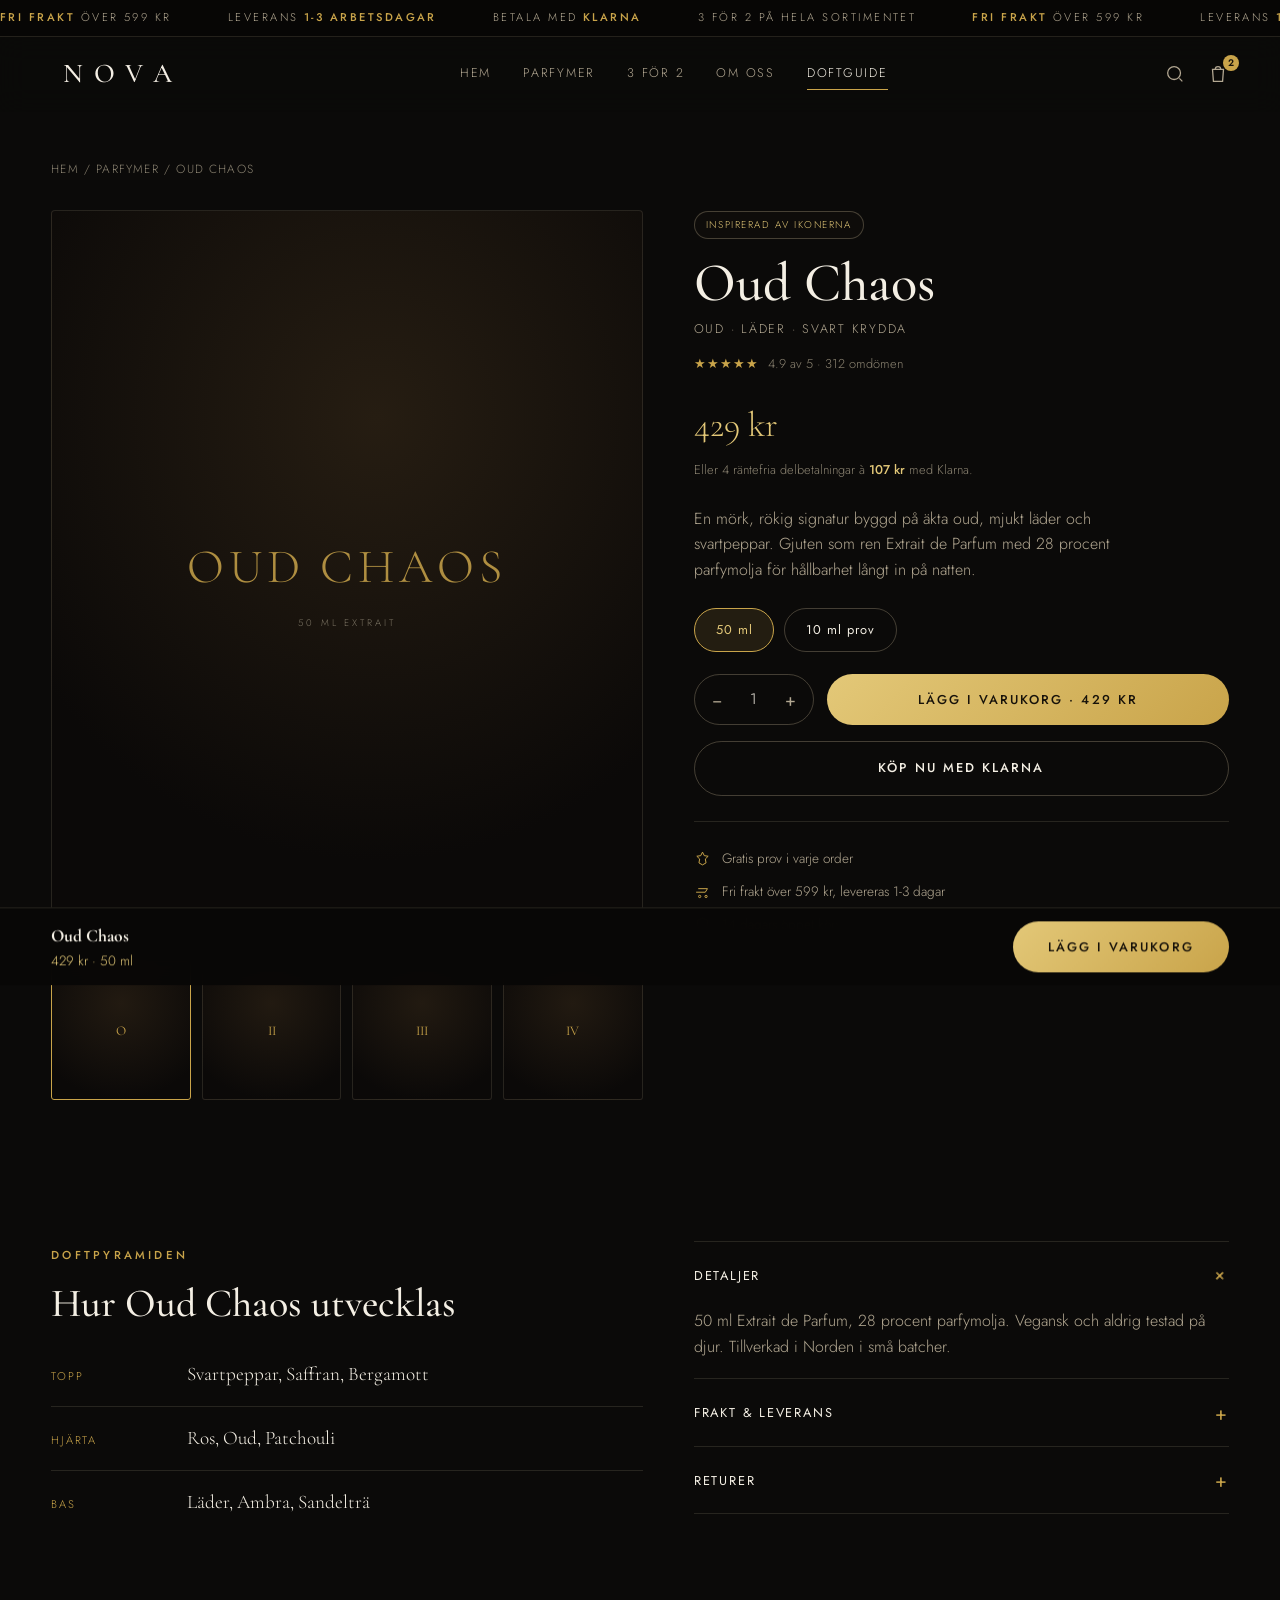
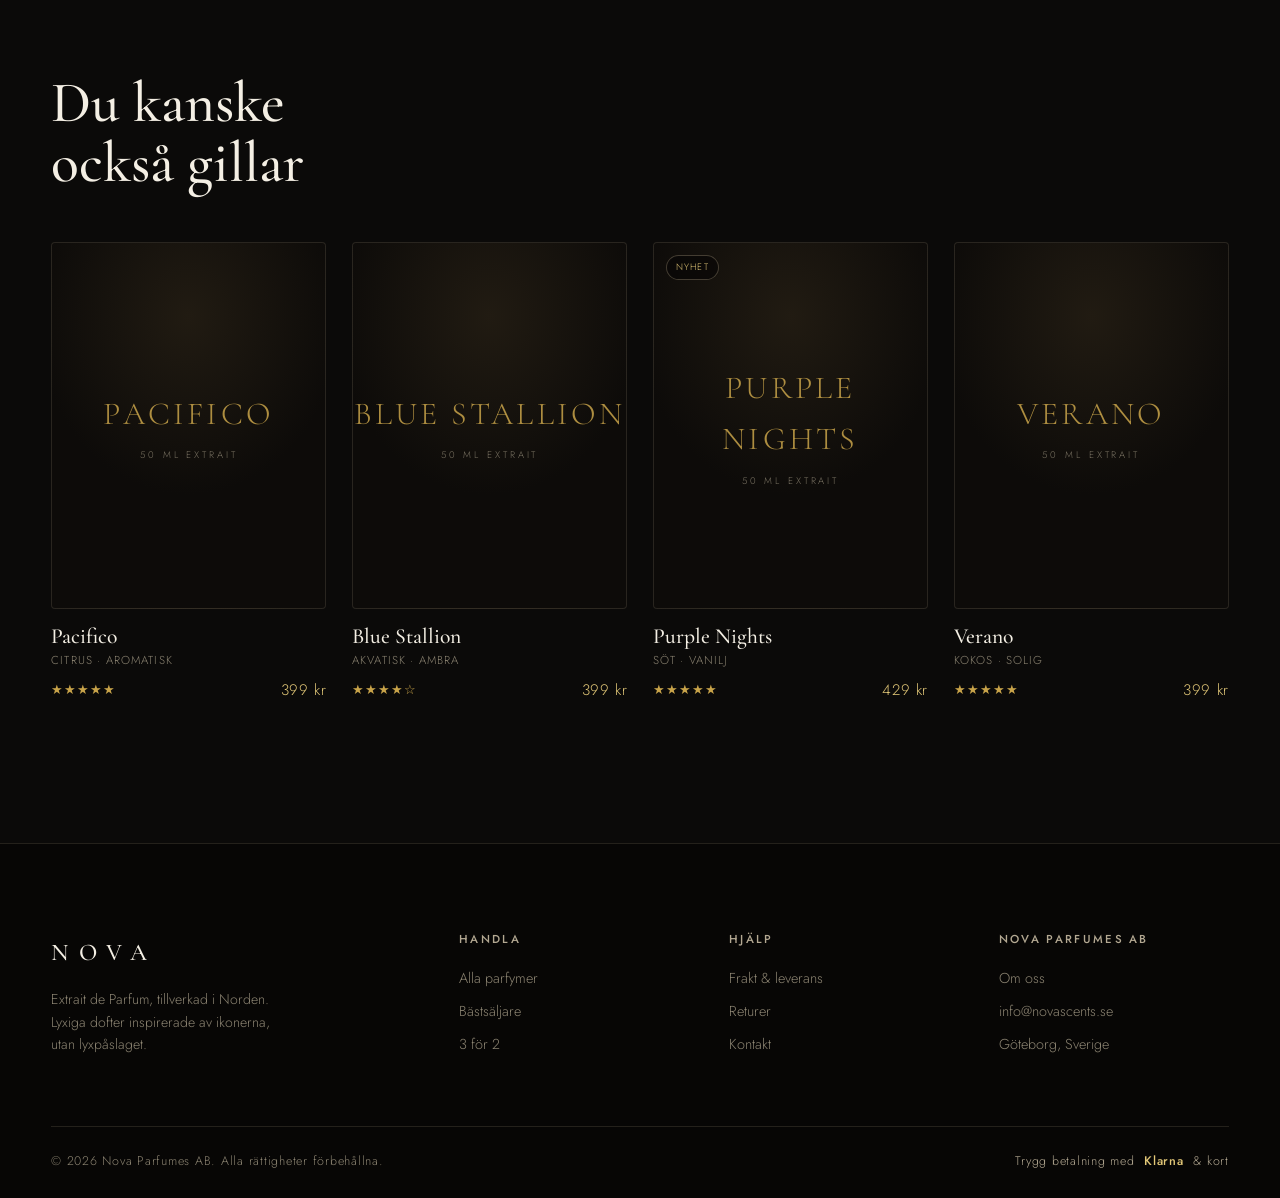
<file: prototype/product.html>
<!DOCTYPE html>
<html lang="sv">
<head>
<meta charset="UTF-8">
<meta name="viewport" content="width=device-width, initial-scale=1">
<title>Oud Chaos · 50 ml Extrait de Parfum · NOVA Scents</title>
<meta name="description" content="Oud Chaos, en djup och rökig Extrait de Parfum. Oud, läder och krydda. 50 ml, tillverkad i Norden.">
<link rel="preconnect" href="https://fonts.googleapis.com">
<link rel="preconnect" href="https://fonts.gstatic.com" crossorigin>
<link href="https://fonts.googleapis.com/css2?family=Cormorant+Garamond:ital,wght@0,400;0,500;0,600;1,400;1,500&family=Jost:wght@300;400;500&display=swap" rel="stylesheet">
<link rel="stylesheet" href="assets/site.css">
<style>
  /* Product-page-specific layout (will become sections/main-product in Shopify) */
  .pdp { padding-top: clamp(2rem, 4vw, 3rem); }
  .crumbs { font-size: 0.74rem; letter-spacing: 0.1em; text-transform: uppercase; color: var(--muted-2); margin-bottom: 2rem; }
  .crumbs a:hover { color: var(--gold-soft); }
  .pdp__grid { display: grid; grid-template-columns: 1.05fr 0.95fr; gap: clamp(1.5rem, 4vw, 4rem); align-items: start; }
  .gallery { position: sticky; top: 100px; }
  .gallery__main { aspect-ratio: 4 / 5; border-radius: var(--r-md); overflow: hidden; border: 1px solid var(--line);
    background: radial-gradient(70% 60% at 55% 28%, #261d12, #0b0908); display: grid; place-items: center; position: relative; }
  .gallery__main .card__ph { font-size: 3rem; }
  .gallery__thumbs { display: grid; grid-template-columns: repeat(4, 1fr); gap: 0.7rem; margin-top: 0.7rem; }
  .thumb { aspect-ratio: 1; border-radius: var(--r-sm); border: 1px solid var(--line); background: radial-gradient(70% 70% at 50% 30%, #221a11, #0b0908);
    display: grid; place-items: center; font-family: var(--serif); color: var(--gold); cursor: pointer; transition: border-color var(--t-fast); }
  .thumb.is-active, .thumb:hover { border-color: var(--gold); }

  .pinfo__badge { display: inline-flex; align-items: center; gap: 6px; font-size: 0.62rem; letter-spacing: 0.16em; text-transform: uppercase;
    color: var(--gold-soft); border: 1px solid var(--line-strong); background: #0e0c0a; padding: 5px 11px; border-radius: var(--r-pill); }
  .pinfo h1 { font-size: clamp(2.4rem, 5vw, 3.4rem); margin: 1rem 0 0.5rem; }
  .pinfo__notes { font-size: 0.78rem; letter-spacing: 0.14em; text-transform: uppercase; color: var(--muted); }
  .pinfo__rate { display: flex; align-items: center; gap: 0.6rem; margin-top: 0.9rem; font-size: 0.8rem; color: var(--muted-2); }
  .pinfo__price { font-family: var(--serif); font-size: 2.2rem; color: var(--gold-soft); margin: 1.4rem 0 0.4rem; }
  .pinfo__klarna { font-size: 0.8rem; color: var(--muted-2); }
  .pinfo__klarna b { color: var(--gold-soft); font-weight: 500; }
  .pinfo__desc { color: var(--muted); margin: 1.6rem 0; max-width: 52ch; }

  .sizes { display: flex; gap: 0.6rem; margin: 1.4rem 0; }
  .size { border: 1px solid var(--line-strong); border-radius: var(--r-pill); padding: 0.7rem 1.3rem; font-size: 0.8rem;
    letter-spacing: 0.08em; color: var(--cream); transition: border-color var(--t-fast), background var(--t-fast); }
  .size.is-active { border-color: var(--gold); background: var(--gold-tint); color: var(--gold-soft); }

  .buy { display: flex; gap: 0.8rem; align-items: stretch; margin: 1.4rem 0 1rem; }
  .qty { display: flex; align-items: center; border: 1px solid var(--line-strong); border-radius: var(--r-pill); }
  .qty button { width: 44px; height: 100%; color: var(--muted); font-size: 1.1rem; }
  .qty button:hover { color: var(--gold-soft); }
  .qty span { min-width: 30px; text-align: center; font-size: 0.95rem; }

  .assure { display: grid; gap: 0.7rem; margin-top: 1.6rem; padding-top: 1.6rem; border-top: 1px solid var(--line); }
  .assure div { display: flex; align-items: center; gap: 0.7rem; font-size: 0.85rem; color: var(--muted); }
  .assure svg { width: 17px; height: 17px; color: var(--gold); flex: none; }

  /* Scent pyramid */
  .pyramid { margin-top: 1.2rem; display: grid; gap: 0; }
  .pnote { display: grid; grid-template-columns: 120px 1fr; gap: 1rem; padding: 1rem 0; border-bottom: 1px solid var(--line); align-items: baseline; }
  .pnote:last-child { border-bottom: none; }
  .pnote dt { font-size: 0.7rem; letter-spacing: 0.16em; text-transform: uppercase; color: var(--gold); }
  .pnote dd { font-family: var(--serif); font-size: 1.2rem; color: var(--cream); }

  /* Accordions */
  .acc { border-top: 1px solid var(--line); }
  .acc__item { border-bottom: 1px solid var(--line); }
  .acc__btn { width: 100%; display: flex; justify-content: space-between; align-items: center; padding: 1.2rem 0;
    font-size: 0.8rem; letter-spacing: 0.14em; text-transform: uppercase; color: var(--cream); }
  .acc__btn span.plus { color: var(--gold); transition: transform var(--t-fast); font-size: 1.2rem; }
  .acc__item.is-open .plus { transform: rotate(45deg); }
  .acc__panel { max-height: 0; overflow: hidden; transition: max-height var(--t-med) var(--ease); }
  .acc__panel p { color: var(--muted); padding-bottom: 1.2rem; max-width: 60ch; }

  /* Sticky ATC bar (mobile + on-scroll) */
  .stickybar { position: fixed; left: 0; right: 0; bottom: 0; z-index: 60; background: rgba(9,8,7,0.96);
    backdrop-filter: blur(12px); border-top: 1px solid var(--line); transform: translateY(110%);
    transition: transform var(--t-med) var(--ease); }
  .stickybar.is-on { transform: none; }
  .stickybar__in { display: flex; align-items: center; justify-content: space-between; gap: 1rem; padding: 0.8rem var(--gut); }
  .stickybar__p { display: flex; flex-direction: column; }
  .stickybar__p b { font-family: var(--serif); font-size: 1.1rem; }
  .stickybar__p span { color: var(--gold-soft); font-size: 0.85rem; }

  @media (max-width: 860px) {
    .pdp__grid { grid-template-columns: 1fr; }
    .gallery { position: static; }
  }
</style>
</head>
<body>

<div class="announce"><div class="announce__track">
  <span><b>Fri frakt</b> över 599 kr</span><span>Leverans <b>1-3 arbetsdagar</b></span><span>Betala med <b>Klarna</b></span><span>3 för 2 på hela sortimentet</span>
  <span><b>Fri frakt</b> över 599 kr</span><span>Leverans <b>1-3 arbetsdagar</b></span><span>Betala med <b>Klarna</b></span><span>3 för 2 på hela sortimentet</span>
</div></div>

<header class="header" id="header">
  <div class="wrap header__bar">
    <button class="burger icon-btn" id="burger" aria-label="Meny"><svg viewBox="0 0 24 24" fill="none" stroke="currentColor" stroke-width="1.4"><path d="M3 6h18M3 12h18M3 18h18"/></svg></button>
    <a class="brand" href="index.html">NOVA</a>
    <nav class="nav" aria-label="Huvudmeny">
      <a href="index.html">Hem</a><a href="index.html#bestsellers">Parfymer</a><a href="index.html#bundle">3 för 2</a><a href="index.html#story">Om oss</a><a href="product.html" class="is-active">Doftguide</a>
    </nav>
    <div class="header__actions">
      <button class="icon-btn show-lg" aria-label="Sök"><svg viewBox="0 0 24 24" fill="none" stroke="currentColor" stroke-width="1.4"><circle cx="11" cy="11" r="7"/><path d="m20 20-3.2-3.2"/></svg></button>
      <button class="icon-btn cart-btn" id="cartOpen" aria-label="Varukorg"><svg viewBox="0 0 24 24" fill="none" stroke="currentColor" stroke-width="1.4"><path d="M6 7h12l-1 13H7L6 7Z"/><path d="M9 7a3 3 0 0 1 6 0"/></svg><span class="cart-count">2</span></button>
    </div>
  </div>
</header>

<main class="wrap pdp">
  <nav class="crumbs"><a href="index.html">Hem</a> / <a href="index.html#bestsellers">Parfymer</a> / Oud Chaos</nav>

  <div class="pdp__grid">
    <!-- Gallery -->
    <div class="gallery">
      <div class="gallery__main" data-reveal>
        <!-- TODO: real product photo, 1200x1500 -->
        <div class="card__ph" id="galMark">OUD CHAOS<small>50 ML EXTRAIT</small></div>
      </div>
      <div class="gallery__thumbs">
        <button class="thumb is-active" data-mark="OUD CHAOS">O</button>
        <button class="thumb" data-mark="FLASKA">II</button>
        <button class="thumb" data-mark="NOTER">III</button>
        <button class="thumb" data-mark="BOX">IV</button>
      </div>
    </div>

    <!-- Info -->
    <div class="pinfo">
      <span class="pinfo__badge" data-reveal>Inspirerad av ikonerna</span>
      <h1 data-reveal>Oud Chaos</h1>
      <p class="pinfo__notes" data-reveal>Oud · Läder · Svart krydda</p>
      <div class="pinfo__rate" data-reveal><span class="stars">★★★★★</span> 4.9 av 5 · 312 omdömen</div>

      <div class="pinfo__price" data-reveal>429 kr</div>
      <p class="pinfo__klarna" data-reveal>Eller 4 räntefria delbetalningar à <b>107 kr</b> med Klarna.</p>

      <p class="pinfo__desc" data-reveal>En mörk, rökig signatur byggd på äkta oud, mjukt läder och svartpeppar. Gjuten som ren Extrait de Parfum med 28 procent parfymolja för hållbarhet långt in på natten.</p>

      <div class="sizes" data-reveal>
        <button class="size is-active">50 ml</button>
        <button class="size">10 ml prov</button>
      </div>

      <div class="buy" data-reveal>
        <div class="qty"><button id="qMinus" aria-label="Minska">−</button><span id="qVal">1</span><button id="qPlus" aria-label="Öka">+</button></div>
        <button class="btn btn--gold" style="flex:1;" id="atc">Lägg i varukorg · 429 kr</button>
      </div>
      <a href="#" class="btn btn--ghost btn--block" data-reveal>Köp nu med Klarna</a>

      <div class="assure" data-reveal>
        <div><svg viewBox="0 0 24 24" fill="none" stroke="currentColor" stroke-width="1.4"><path d="m12 3 2.5 5 5.5.8-4 3.9 1 5.5L12 21l-5-2.8 1-5.5-4-3.9 5.5-.8L12 3Z"/></svg> Gratis prov i varje order</div>
        <div><svg viewBox="0 0 24 24" fill="none" stroke="currentColor" stroke-width="1.4"><path d="M3 13h13l3-5H6"/><circle cx="8" cy="19" r="1.6"/><circle cx="17" cy="19" r="1.6"/></svg> Fri frakt över 599 kr, levereras 1-3 dagar</div>
        <div><svg viewBox="0 0 24 24" fill="none" stroke="currentColor" stroke-width="1.4"><path d="M12 3l7 3v6c0 4-3 7-7 9-4-2-7-5-7-9V6l7-3Z"/></svg> 14 dagars öppet köp</div>
      </div>
    </div>
  </div>

  <!-- Scent pyramid + accordions -->
  <section class="section" style="padding-bottom:0;">
    <div class="pdp__grid">
      <div data-reveal>
        <span class="eyebrow">Doftpyramiden</span>
        <h2 class="h-lg" style="margin:1rem 0;">Hur Oud Chaos utvecklas</h2>
        <dl class="pyramid">
          <div class="pnote"><dt>Topp</dt><dd>Svartpeppar, Saffran, Bergamott</dd></div>
          <div class="pnote"><dt>Hjärta</dt><dd>Ros, Oud, Patchouli</dd></div>
          <div class="pnote"><dt>Bas</dt><dd>Läder, Ambra, Sandelträ</dd></div>
        </dl>
      </div>
      <div data-reveal class="d1">
        <div class="acc">
          <div class="acc__item is-open">
            <button class="acc__btn">Detaljer <span class="plus">+</span></button>
            <div class="acc__panel"><p>50 ml Extrait de Parfum, 28 procent parfymolja. Vegansk och aldrig testad på djur. Tillverkad i Norden i små batcher.</p></div>
          </div>
          <div class="acc__item">
            <button class="acc__btn">Frakt &amp; leverans <span class="plus">+</span></button>
            <div class="acc__panel"><p>Fri frakt över 599 kr. Skickas inom 24 timmar, levereras på 1-3 arbetsdagar med spårning. Betala tryggt med Klarna eller kort.</p></div>
          </div>
          <div class="acc__item">
            <button class="acc__btn">Returer <span class="plus">+</span></button>
            <div class="acc__panel"><p>14 dagars öppet köp på oöppnade produkter. Provflaskor ingår alltid så att du kan känna dig trygg innan du öppnar.</p></div>
          </div>
        </div>
      </div>
    </div>
  </section>

  <!-- Related -->
  <section class="section">
    <div class="shead" data-reveal><h2 class="h-xl">Du kanske också gillar</h2></div>
    <div class="pgrid">
      <article class="card" data-reveal><div class="card__media"><div class="card__ph">PACIFICO<small>50 ML EXTRAIT</small></div><div class="card__quick"><a href="product.html" class="btn btn--gold btn--block">Lägg i varukorg</a></div></div><div class="card__info"><h3 class="card__title">Pacifico</h3><p class="card__notes">Citrus · Aromatisk</p><div class="card__row"><span class="stars">★★★★★</span><span class="card__price">399 kr</span></div></div></article>
      <article class="card d1" data-reveal><div class="card__media"><div class="card__ph">BLUE STALLION<small>50 ML EXTRAIT</small></div><div class="card__quick"><a href="product.html" class="btn btn--gold btn--block">Lägg i varukorg</a></div></div><div class="card__info"><h3 class="card__title">Blue Stallion</h3><p class="card__notes">Akvatisk · Ambra</p><div class="card__row"><span class="stars">★★★★☆</span><span class="card__price">399 kr</span></div></div></article>
      <article class="card d2" data-reveal><div class="card__media"><span class="card__badge">Nyhet</span><div class="card__ph">PURPLE NIGHTS<small>50 ML EXTRAIT</small></div><div class="card__quick"><a href="product.html" class="btn btn--gold btn--block">Lägg i varukorg</a></div></div><div class="card__info"><h3 class="card__title">Purple Nights</h3><p class="card__notes">Söt · Vanilj</p><div class="card__row"><span class="stars">★★★★★</span><span class="card__price">429 kr</span></div></div></article>
      <article class="card d3" data-reveal><div class="card__media"><div class="card__ph">VERANO<small>50 ML EXTRAIT</small></div><div class="card__quick"><a href="product.html" class="btn btn--gold btn--block">Lägg i varukorg</a></div></div><div class="card__info"><h3 class="card__title">Verano</h3><p class="card__notes">Kokos · Solig</p><div class="card__row"><span class="stars">★★★★★</span><span class="card__price">399 kr</span></div></div></article>
    </div>
  </section>
</main>

<footer class="footer">
  <div class="wrap">
    <div class="footer__top">
      <div class="footer__brand"><span class="brand">NOVA</span><p>Extrait de Parfum, tillverkad i Norden. Lyxiga dofter inspirerade av ikonerna, utan lyxpåslaget.</p></div>
      <div class="fcol"><h4>Handla</h4><a href="index.html#bestsellers">Alla parfymer</a><a href="index.html#bestsellers">Bästsäljare</a><a href="index.html#bundle">3 för 2</a></div>
      <div class="fcol"><h4>Hjälp</h4><a href="#">Frakt &amp; leverans</a><a href="#">Returer</a><a href="#">Kontakt</a></div>
      <div class="fcol"><h4>Nova Parfumes AB</h4><a href="#">Om oss</a><a href="mailto:info@novascents.se">info@novascents.se</a><a href="#">Göteborg, Sverige</a></div>
    </div>
    <div class="footer__bottom"><span>© 2026 Nova Parfumes AB. Alla rättigheter förbehållna.</span><span class="pay">Trygg betalning med <b>Klarna</b> &amp; kort</span></div>
  </div>
</footer>

<nav class="mnav" id="mnav" aria-label="Mobilmeny">
  <a href="index.html">Hem</a><a href="index.html#bestsellers">Parfymer</a><a href="index.html#bundle">3 för 2</a><a href="index.html#story">Om oss</a><a href="product.html">Doftguide</a>
</nav>

<div class="scrim" id="scrim"></div>
<aside class="drawer" id="drawer" aria-label="Varukorg">
  <div class="drawer__head"><h3>Din varukorg</h3><button class="icon-btn" id="cartClose" aria-label="Stäng"><svg viewBox="0 0 24 24" fill="none" stroke="currentColor" stroke-width="1.5"><path d="M6 6l12 12M18 6 6 18"/></svg></button></div>
  <div class="drawer__body" id="drawerBody">
    <div class="drawer__line"><div class="drawer__thumb">O</div><div><h4 style="font-family:var(--serif);font-size:1.1rem;">Oud Chaos</h4><p style="color:var(--muted-2);font-size:0.8rem;">50 ml · Antal 1</p><span style="color:var(--gold-soft);font-size:0.9rem;">429 kr</span></div></div>
  </div>
  <div class="drawer__foot"><div class="drawer__total"><span>Delsumma</span><b id="drawerTotal">429 kr</b></div><a href="#" class="btn btn--gold btn--block">Till kassan</a></div>
</aside>

<!-- Sticky add-to-cart -->
<div class="stickybar" id="stickybar">
  <div class="wrap stickybar__in">
    <div class="stickybar__p"><b>Oud Chaos</b><span>429 kr · 50 ml</span></div>
    <button class="btn btn--gold" id="atc2">Lägg i varukorg</button>
  </div>
</div>

<script src="assets/site.js" defer></script>
</body>
</html>
</file>
<file: prototype/assets/site.css>
/* ==========================================================================
   NOVA SCENTS : prototype design system
   Dark editorial luxury. Off-black + gold + cream. Didone serif (Cormorant)
   display + geometric sans (Jost) UI. Native CSS, no build step, so it ports
   straight into a Shopify Liquid theme (theme.css / sections) later.

   Dials: VARIANCE 7 / MOTION 6 / DENSITY 3.
   One accent (gold), one radius scale, one theme (dark). Zero em-dashes.
   ========================================================================== */

/* ----- Tokens ----------------------------------------------------------- */
:root {
  /* Surfaces (off-black, never pure #000) */
  --bg:            #0b0a09;
  --bg-1:          #110f0d;
  --bg-2:          #181512;
  --line:          rgba(214, 197, 160, 0.14);
  --line-strong:   rgba(214, 197, 160, 0.28);

  /* Ink */
  --cream:         #f4efe4;
  --muted:         #b3a892;
  --muted-2:       #8c8472;

  /* Single accent: warm gold */
  --gold:          #c9a44a;
  --gold-soft:     #e3c878;
  --gold-deep:     #a98432;
  --gold-tint:     rgba(201, 164, 74, 0.12);

  /* Type */
  --serif: "Cormorant Garamond", "Gilda Display", Georgia, serif;
  --sans:  "Jost", "Helvetica Neue", Arial, sans-serif;

  /* Radius (one scale: soft 4px, buttons pill) */
  --r-sm: 3px;
  --r-md: 4px;
  --r-pill: 999px;

  /* Motion */
  --ease: cubic-bezier(0.22, 1, 0.36, 1);
  --t-fast: 200ms;
  --t-med: 420ms;
  --t-slow: 760ms;

  /* Layout */
  --page: 1320px;
  --gut: clamp(1.1rem, 4vw, 3.5rem);

  --shadow: 0 18px 50px rgba(0, 0, 0, 0.45);
}

/* ----- Reset ------------------------------------------------------------ */
* { box-sizing: border-box; margin: 0; padding: 0; }
html { scroll-behavior: smooth; -webkit-text-size-adjust: 100%; }
body {
  background: var(--bg);
  color: var(--cream);
  font-family: var(--sans);
  font-size: 16px;
  line-height: 1.6;
  font-weight: 300;
  -webkit-font-smoothing: antialiased;
  -moz-osx-font-smoothing: grayscale;
  overflow-x: hidden;
}
img { max-width: 100%; display: block; }
a { color: inherit; text-decoration: none; }
button { font-family: inherit; cursor: pointer; border: none; background: none; color: inherit; }
::selection { background: var(--gold-tint); color: var(--gold-soft); }

h1, h2, h3, h4 { font-family: var(--serif); font-weight: 500; line-height: 1.04; letter-spacing: 0; text-wrap: balance; }
.display { font-size: clamp(2.8rem, 8vw, 6.5rem); font-weight: 500; }
.h-xl { font-size: clamp(2.2rem, 5vw, 3.6rem); }
.h-lg { font-size: clamp(1.7rem, 3.4vw, 2.5rem); }

.wrap { width: 100%; max-width: var(--page); margin-inline: auto; padding-inline: var(--gut); }
.section { padding-block: clamp(4.5rem, 11vw, 9rem); }

/* Eyebrow (rationed: max 1 per 3 sections) */
.eyebrow {
  font-size: 0.72rem; letter-spacing: 0.28em; text-transform: uppercase;
  color: var(--gold); font-weight: 500;
}

/* ----- Buttons ---------------------------------------------------------- */
.btn {
  display: inline-flex; align-items: center; justify-content: center; gap: 0.6rem;
  font-family: var(--sans); font-weight: 500; font-size: 0.8rem;
  letter-spacing: 0.16em; text-transform: uppercase;
  padding: 1rem 2.2rem; border-radius: var(--r-pill);
  transition: transform var(--t-fast) var(--ease), background var(--t-fast) var(--ease),
              color var(--t-fast) var(--ease), box-shadow var(--t-fast) var(--ease);
  white-space: nowrap;
}
.btn:active { transform: translateY(1px) scale(0.99); }
.btn--gold { background: linear-gradient(135deg, var(--gold-soft), var(--gold)); color: #17120a; }
.btn--gold:hover { box-shadow: 0 10px 30px rgba(201, 164, 74, 0.32); transform: translateY(-2px); }
.btn--ghost { border: 1px solid var(--line-strong); color: var(--cream); }
.btn--ghost:hover { border-color: var(--gold); color: var(--gold-soft); transform: translateY(-2px); }
.btn--block { width: 100%; }

.link-gold { color: var(--gold-soft); position: relative; }
.link-gold::after { content: ""; position: absolute; left: 0; bottom: -2px; width: 0; height: 1px; background: var(--gold); transition: width var(--t-med) var(--ease); }
.link-gold:hover::after { width: 100%; }

/* ----- Announcement bar ------------------------------------------------- */
.announce { background: #070605; border-bottom: 1px solid var(--line); overflow: hidden; }
.announce__track { display: flex; gap: 3.5rem; padding: 0.55rem 0; white-space: nowrap; width: max-content;
  animation: marquee 32s linear infinite; }
.announce__track span { font-size: 0.7rem; letter-spacing: 0.22em; text-transform: uppercase; color: var(--muted); }
.announce__track b { color: var(--gold); font-weight: 500; }
@keyframes marquee { to { transform: translateX(-50%); } }

/* ----- Header ----------------------------------------------------------- */
.header { position: sticky; top: 0; z-index: 50; background: rgba(11, 10, 9, 0.6);
  backdrop-filter: blur(14px); -webkit-backdrop-filter: blur(14px);
  border-bottom: 1px solid transparent; transition: background var(--t-med), border-color var(--t-med); }
.header.is-scrolled { background: rgba(9, 8, 7, 0.92); border-bottom-color: var(--line); }
.header__bar { display: flex; align-items: center; justify-content: space-between; height: 74px; }
.brand { font-family: var(--serif); font-size: 1.7rem; letter-spacing: 0.42em; padding-left: 0.42em; font-weight: 500; color: var(--cream); }
.nav { display: flex; gap: 2rem; }
.nav a { font-size: 0.78rem; letter-spacing: 0.14em; text-transform: uppercase; color: var(--muted); transition: color var(--t-fast); position: relative; }
.nav a:hover, .nav a.is-active { color: var(--cream); }
.nav a.is-active::after { content: ""; position: absolute; left: 0; right: 0; bottom: -6px; height: 1px; background: var(--gold); }
.header__actions { display: flex; align-items: center; gap: 1.3rem; }
.icon-btn { width: 22px; height: 22px; color: var(--muted); transition: color var(--t-fast); }
.icon-btn:hover { color: var(--gold-soft); }
.cart-btn { position: relative; }
.cart-count { position: absolute; top: -8px; right: -10px; background: var(--gold); color: #17120a;
  font-size: 0.6rem; font-weight: 600; min-width: 16px; height: 16px; border-radius: 999px;
  display: grid; place-items: center; padding: 0 4px; }
.burger { display: none; }

/* ----- Hero ------------------------------------------------------------- */
.hero { position: relative; min-height: 100dvh; display: flex; align-items: center; overflow: hidden; isolation: isolate; }
.hero__bg { position: absolute; inset: 0; z-index: -3;
  background:
    radial-gradient(120% 90% at 50% -10%, #2b2113 0%, #0b0a09 58%),
    radial-gradient(80% 60% at 80% 110%, #1c1813 0%, transparent 60%); }
/* WebGL shader background (animated gold light waves). The GLSL is ported
   from the Three.js WebGLShader reference into a tiny dependency-free raw
   WebGL bootstrap (assets/hero-shader.js), recoloured from RGB neon to brand
   gold. Falls back to the .hero__bg gradient when WebGL is unavailable. */
.hero__shader { position: absolute; inset: 0; z-index: -3; width: 100%; height: 100%; display: block; opacity: 0.55; }

/* Bottle lineup emerging from the dark behind the wordmark. CSS-built dark-glass
   placeholders that read as a seamless product backdrop; swap each .bottle for a
   real cut-out bottle photo (transparent PNG) on the Shopify port. */
.hero__bottles { position: absolute; left: 50%; bottom: 0; transform: translateX(-50%);
  width: min(1120px, 96%); height: 46%; z-index: -2; pointer-events: none;
  display: flex; align-items: flex-end; justify-content: center; gap: clamp(8px, 2.6vw, 40px);
  opacity: 0.9; filter: blur(0.3px);
  -webkit-mask-image: linear-gradient(to top, #000 26%, rgba(0,0,0,0.55) 60%, transparent 94%);
  mask-image: linear-gradient(to top, #000 26%, rgba(0,0,0,0.55) 60%, transparent 94%); }
.hero__bottles::before { content: ""; position: absolute; left: 0; right: 0; bottom: 0; height: 42%;
  background: radial-gradient(60% 100% at 50% 100%, rgba(201,164,74,0.14), transparent 72%); }
.bottle { position: relative; width: clamp(44px, 7.5vw, 100px); border-radius: 9px 9px 13px 13px;
  background: linear-gradient(180deg, #2a2417 0%, #15110b 42%, #0a0806 100%);
  box-shadow: inset 0 0 0 1px rgba(201,164,74,0.16), inset 9px 0 20px rgba(0,0,0,0.6), inset -11px 0 24px rgba(0,0,0,0.72); }
.bottle::before { content: ""; position: absolute; inset: 0; border-radius: inherit;
  background: linear-gradient(102deg, transparent 36%, rgba(227,200,120,0.20) 50%, transparent 63%); }
.bottle::after { content: ""; position: absolute; top: -13px; left: 50%; transform: translateX(-50%);
  width: 36%; height: 15px; border-radius: 4px 4px 2px 2px;
  background: linear-gradient(180deg, #3a3220, #15110b); box-shadow: inset 0 0 0 1px rgba(201,164,74,0.18); }
.bottle.b1 { height: 60%; } .bottle.b2 { height: 82%; } .bottle.b3 { height: 70%; }
.bottle.b4 { height: 92%; } .bottle.b5 { height: 64%; }
@media (max-width: 600px) { .bottle.b1, .bottle.b5 { display: none; } }
.hero__grain { position: absolute; inset: 0; z-index: -1; pointer-events: none; opacity: 0.5;
  background-image: url("data:image/svg+xml,%3Csvg xmlns='http://www.w3.org/2000/svg' width='140' height='140'%3E%3Cfilter id='n'%3E%3CfeTurbulence type='fractalNoise' baseFrequency='0.85' numOctaves='2' stitchTiles='stitch'/%3E%3C/filter%3E%3Crect width='100%25' height='100%25' filter='url(%23n)' opacity='0.5'/%3E%3C/svg%3E"); }
.hero__vignette { position: absolute; inset: 0; z-index: -1; pointer-events: none;
  background: radial-gradient(ellipse at center, transparent 0%, rgba(6,5,4,0.82) 100%); }

.hero__inner { width: 100%; text-align: center; padding-block: 6rem; }
.hero__mark { font-family: var(--serif); font-size: clamp(4.5rem, 17vw, 14rem); letter-spacing: 0.12em;
  padding-left: 0.12em; line-height: 0.9; font-weight: 500;
  background: linear-gradient(180deg, #fbf4df 0%, var(--gold-soft) 46%, var(--gold-deep) 100%);
  -webkit-background-clip: text; background-clip: text; color: transparent; }
/* Letter-by-letter blur-up reveal (JS splits .hero__mark text into .ltr spans).
   Each letter carries its own gold gradient so the clip survives inline-block. */
.hero__mark .ltr { display: inline-block; will-change: transform, filter;
  background: linear-gradient(180deg, #fbf4df 0%, var(--gold-soft) 46%, var(--gold-deep) 100%);
  -webkit-background-clip: text; background-clip: text; color: transparent;
  animation: ltrRise 0.9s var(--ease) both; animation-delay: calc(var(--i) * 0.06s); }
.hero__mark .ltr:hover { transform: translateY(-0.04em) scale(1.04); }
@keyframes ltrRise {
  from { opacity: 0; transform: translateY(0.42em); filter: blur(10px); }
  to   { opacity: 1; transform: none; filter: blur(0); }
}
.hero__sub { display: block; font-family: var(--sans); font-size: 0.8rem; letter-spacing: 0.5em;
  text-transform: uppercase; color: var(--muted); margin-top: 1.4rem; padding-left: 0.5em; }
.hero__line { font-family: var(--serif); font-style: italic; font-size: clamp(1.5rem, 3.4vw, 2.4rem);
  color: var(--cream); margin-top: 2.2rem; font-weight: 400; }
.hero__cta { display: flex; gap: 1rem; justify-content: center; flex-wrap: wrap; margin-top: 2.6rem; }

/* ----- Trust strip ------------------------------------------------------ */
.trust { border-block: 1px solid var(--line); background: var(--bg-1); }
.trust__grid { display: grid; grid-template-columns: repeat(4, 1fr); }
.trust__item { display: flex; align-items: center; justify-content: center; gap: 0.7rem;
  padding: 1.3rem 1rem; text-align: center; font-size: 0.74rem; letter-spacing: 0.12em;
  text-transform: uppercase; color: var(--muted); border-left: 1px solid var(--line); }
.trust__item:first-child { border-left: none; }
.trust__item svg { width: 18px; height: 18px; color: var(--gold); flex: none; }

/* ----- Section heads ---------------------------------------------------- */
.shead { display: flex; align-items: flex-end; justify-content: space-between; gap: 2rem; margin-bottom: 3rem; }
.shead h2 { max-width: 16ch; }
.shead p { color: var(--muted); max-width: 40ch; }

/* ----- Product grid / cards --------------------------------------------- */
.pgrid { display: grid; grid-template-columns: repeat(4, 1fr); gap: clamp(1rem, 2vw, 1.8rem); }
.card { position: relative; }
.card__media { position: relative; aspect-ratio: 3 / 4; border-radius: var(--r-md); overflow: hidden;
  background:
    radial-gradient(80% 70% at 50% 20%, #211b12 0%, #0d0b09 70%);
  border: 1px solid var(--line); display: grid; place-items: center; }
.card__media img { position: absolute; inset: 0; width: 100%; height: 100%; object-fit: cover;
  transition: transform var(--t-slow) var(--ease); }
.card:hover .card__media img { transform: scale(1.06); }
/* placeholder mark shown until real product photo drops in */
.card__ph { font-family: var(--serif); font-size: 2rem; letter-spacing: 0.1em; color: var(--gold);
  text-align: center; opacity: 0.85; }
.card__ph small { display: block; font-family: var(--sans); font-size: 0.6rem; letter-spacing: 0.3em;
  color: var(--muted-2); margin-top: 0.6rem; }
.card__badge { position: absolute; top: 12px; left: 12px; z-index: 2;
  font-size: 0.58rem; letter-spacing: 0.14em; text-transform: uppercase; color: var(--gold-soft);
  border: 1px solid var(--line-strong); background: rgba(7,6,5,0.6); backdrop-filter: blur(6px);
  padding: 4px 9px; border-radius: var(--r-pill); }
.card__quick { position: absolute; left: 12px; right: 12px; bottom: 12px; z-index: 2;
  opacity: 0; transform: translateY(10px); transition: opacity var(--t-med) var(--ease), transform var(--t-med) var(--ease); }
.card:hover .card__quick { opacity: 1; transform: none; }
.card__info { padding-top: 1rem; }
.card__title { font-family: var(--serif); font-size: 1.35rem; }
.card__notes { font-size: 0.72rem; letter-spacing: 0.1em; text-transform: uppercase; color: var(--muted-2); margin-top: 0.2rem; }
.card__row { display: flex; align-items: center; justify-content: space-between; margin-top: 0.55rem; }
.card__price { color: var(--gold-soft); font-size: 0.95rem; letter-spacing: 0.04em; }
.stars { color: var(--gold); font-size: 0.8rem; letter-spacing: 1px; }

/* ----- Split editorial -------------------------------------------------- */
.split { display: grid; grid-template-columns: 1.05fr 0.95fr; gap: clamp(1.5rem, 5vw, 5rem); align-items: center; }
.split__media { aspect-ratio: 4 / 5; border-radius: var(--r-md); overflow: hidden; border: 1px solid var(--line);
  background: radial-gradient(70% 60% at 60% 30%, #241c12, #0c0a08); position: relative; }
.split__media img { width: 100%; height: 100%; object-fit: cover; }
.split__body h2 { margin-bottom: 1.3rem; }
.split__body p { color: var(--muted); margin-bottom: 1.1rem; max-width: 52ch; }
.split__body .btn { margin-top: 1rem; }

/* ----- Bundle band ------------------------------------------------------ */
.bundle { position: relative; text-align: center; border-block: 1px solid var(--line);
  background: radial-gradient(90% 140% at 50% 0%, #211a10 0%, var(--bg) 60%); overflow: hidden; }
.bundle h2 { margin: 0.8rem auto 1rem; }
.bundle p { color: var(--muted); max-width: 46ch; margin: 0 auto 2rem; }

/* ----- Scent finder tiles (bento) --------------------------------------- */
.bento { display: grid; grid-template-columns: 1.4fr 1fr 1fr; grid-auto-rows: 220px; gap: clamp(0.8rem, 1.6vw, 1.4rem); }
.tile { position: relative; border-radius: var(--r-md); overflow: hidden; border: 1px solid var(--line);
  display: flex; align-items: flex-end; padding: 1.4rem; transition: border-color var(--t-med); }
.tile:hover { border-color: var(--line-strong); }
.tile:nth-child(1) { grid-row: span 2; background: radial-gradient(80% 80% at 30% 20%, #2a2113, #0c0a08); }
.tile:nth-child(2) { background: radial-gradient(90% 90% at 70% 30%, #241b22, #0c0a08); }
.tile:nth-child(3) { background: radial-gradient(90% 90% at 40% 30%, #122026, #0c0a08); }
.tile:nth-child(4) { background: radial-gradient(90% 90% at 60% 40%, #251a12, #0c0a08); }
.tile:nth-child(5) { background: radial-gradient(90% 90% at 50% 30%, #1d1d14, #0c0a08); }
.tile h3 { font-size: 1.5rem; }
.tile span { display: block; font-family: var(--sans); font-size: 0.68rem; letter-spacing: 0.2em; text-transform: uppercase; color: var(--muted); margin-bottom: 0.3rem; }
.tile__glow { position: absolute; inset: 0; background: radial-gradient(60% 60% at 50% 120%, var(--gold-tint), transparent 70%); opacity: 0; transition: opacity var(--t-med); }
.tile:hover .tile__glow { opacity: 1; }

/* ----- Reviews ---------------------------------------------------------- */
.reviews { display: grid; grid-template-columns: repeat(3, 1fr); gap: clamp(1rem, 2vw, 1.6rem); }
.quote { border: 1px solid var(--line); border-radius: var(--r-md); padding: 1.8rem; background: var(--bg-1); }
.quote .stars { margin-bottom: 0.9rem; }
.quote p { font-family: var(--serif); font-style: italic; font-size: 1.18rem; color: var(--cream); margin-bottom: 1.2rem; line-height: 1.4; }
.quote cite { font-style: normal; font-size: 0.72rem; letter-spacing: 0.14em; text-transform: uppercase; color: var(--muted-2); }

/* ----- Newsletter ------------------------------------------------------- */
.news { text-align: center; }
.news form { display: flex; gap: 0.6rem; max-width: 440px; margin: 1.8rem auto 0; }
.field { flex: 1; background: var(--bg-2); border: 1px solid var(--line-strong); color: var(--cream);
  border-radius: var(--r-pill); padding: 0.95rem 1.3rem; font-family: var(--sans); font-size: 0.85rem; }
.field::placeholder { color: var(--muted-2); }
.field:focus { outline: 2px solid var(--gold); outline-offset: 2px; border-color: transparent; }

/* ----- Footer ----------------------------------------------------------- */
.footer { background: #070605; border-top: 1px solid var(--line); padding-top: clamp(3.5rem, 7vw, 6rem); }
.footer__top { display: grid; grid-template-columns: 1.6fr 1fr 1fr 1fr; gap: 2.5rem; }
.footer__brand .brand { padding: 0; font-size: 1.5rem; }
.footer__brand p { color: var(--muted-2); margin-top: 1rem; max-width: 30ch; font-size: 0.88rem; }
.fcol h4 { font-family: var(--sans); font-size: 0.72rem; letter-spacing: 0.2em; text-transform: uppercase; color: var(--muted); margin-bottom: 1rem; font-weight: 500; }
.fcol a { display: block; color: var(--muted-2); font-size: 0.9rem; padding: 0.32rem 0; transition: color var(--t-fast); }
.fcol a:hover { color: var(--gold-soft); }
.footer__bottom { display: flex; align-items: center; justify-content: space-between; flex-wrap: wrap; gap: 1rem;
  margin-top: clamp(2.5rem, 5vw, 4rem); padding-block: 1.6rem; border-top: 1px solid var(--line);
  font-size: 0.78rem; color: var(--muted-2); letter-spacing: 0.06em; }
.pay { display: flex; gap: 0.6rem; align-items: center; color: var(--muted); }
.pay b { color: var(--gold-soft); font-weight: 500; }

/* ----- Cart drawer ------------------------------------------------------ */
.scrim { position: fixed; inset: 0; background: rgba(4,3,3,0.6); backdrop-filter: blur(2px);
  opacity: 0; visibility: hidden; transition: opacity var(--t-med); z-index: 80; }
.scrim.is-open { opacity: 1; visibility: visible; }
.drawer { position: fixed; top: 0; right: 0; height: 100dvh; width: min(420px, 92vw); z-index: 90;
  background: var(--bg-1); border-left: 1px solid var(--line); transform: translateX(100%);
  transition: transform var(--t-med) var(--ease); display: flex; flex-direction: column; }
.drawer.is-open { transform: none; }
.drawer__head { display: flex; align-items: center; justify-content: space-between; padding: 1.4rem var(--gut); border-bottom: 1px solid var(--line); }
.drawer__head h3 { font-size: 1.3rem; }
.drawer__body { flex: 1; overflow-y: auto; padding: 1.4rem var(--gut); }
.drawer__line { display: flex; gap: 1rem; padding: 1rem 0; border-bottom: 1px solid var(--line); }
.drawer__thumb { width: 64px; height: 80px; border-radius: var(--r-sm); border: 1px solid var(--line);
  background: radial-gradient(70% 70% at 50% 25%, #241c12, #0c0a08); display: grid; place-items: center;
  font-family: var(--serif); color: var(--gold); flex: none; }
.drawer__foot { padding: 1.4rem var(--gut); border-top: 1px solid var(--line); }
.drawer__total { display: flex; justify-content: space-between; margin-bottom: 1rem; font-size: 0.95rem; }
.drawer__total b { color: var(--gold-soft); }

/* ----- Reveal animation ------------------------------------------------- */
[data-reveal] { opacity: 0; transform: translateY(26px); transition: opacity var(--t-slow) var(--ease), transform var(--t-slow) var(--ease); }
[data-reveal].in { opacity: 1; transform: none; }
[data-reveal].d1 { transition-delay: 90ms; }
[data-reveal].d2 { transition-delay: 180ms; }
[data-reveal].d3 { transition-delay: 270ms; }

/* ----- Responsive ------------------------------------------------------- */
@media (max-width: 1000px) {
  .pgrid { grid-template-columns: repeat(2, 1fr); }
  .reviews { grid-template-columns: 1fr; }
  .bento { grid-template-columns: 1fr 1fr; grid-auto-rows: 200px; }
  .tile:nth-child(1) { grid-row: span 1; }
  .footer__top { grid-template-columns: 1fr 1fr; }
}
@media (max-width: 760px) {
  .nav, .header__actions .show-lg { display: none; }
  .burger { display: grid; }
  .split { grid-template-columns: 1fr; }
  .split__media { order: -1; }
  .trust__grid { grid-template-columns: 1fr 1fr; }
  .trust__item:nth-child(3) { border-left: none; }
  .trust__item { border-top: 1px solid var(--line); }
  .shead { flex-direction: column; align-items: flex-start; gap: 0.8rem; }
  .footer__top { grid-template-columns: 1fr; }
}

/* Mobile nav panel */
.mnav { position: fixed; inset: 0 0 0 auto; width: min(320px, 86vw); z-index: 90; background: var(--bg-1);
  border-left: 1px solid var(--line); transform: translateX(100%); transition: transform var(--t-med) var(--ease);
  padding: 5rem var(--gut) 2rem; display: flex; flex-direction: column; gap: 0.4rem; }
.mnav.is-open { transform: none; }
.mnav a { font-family: var(--serif); font-size: 1.6rem; padding: 0.6rem 0; border-bottom: 1px solid var(--line); }

@media (prefers-reduced-motion: reduce) {
  *, *::before, *::after { animation-duration: 0.001ms !important; animation-iteration-count: 1 !important; transition-duration: 0.001ms !important; scroll-behavior: auto !important; }
  [data-reveal] { opacity: 1 !important; transform: none !important; }
}
</file>
